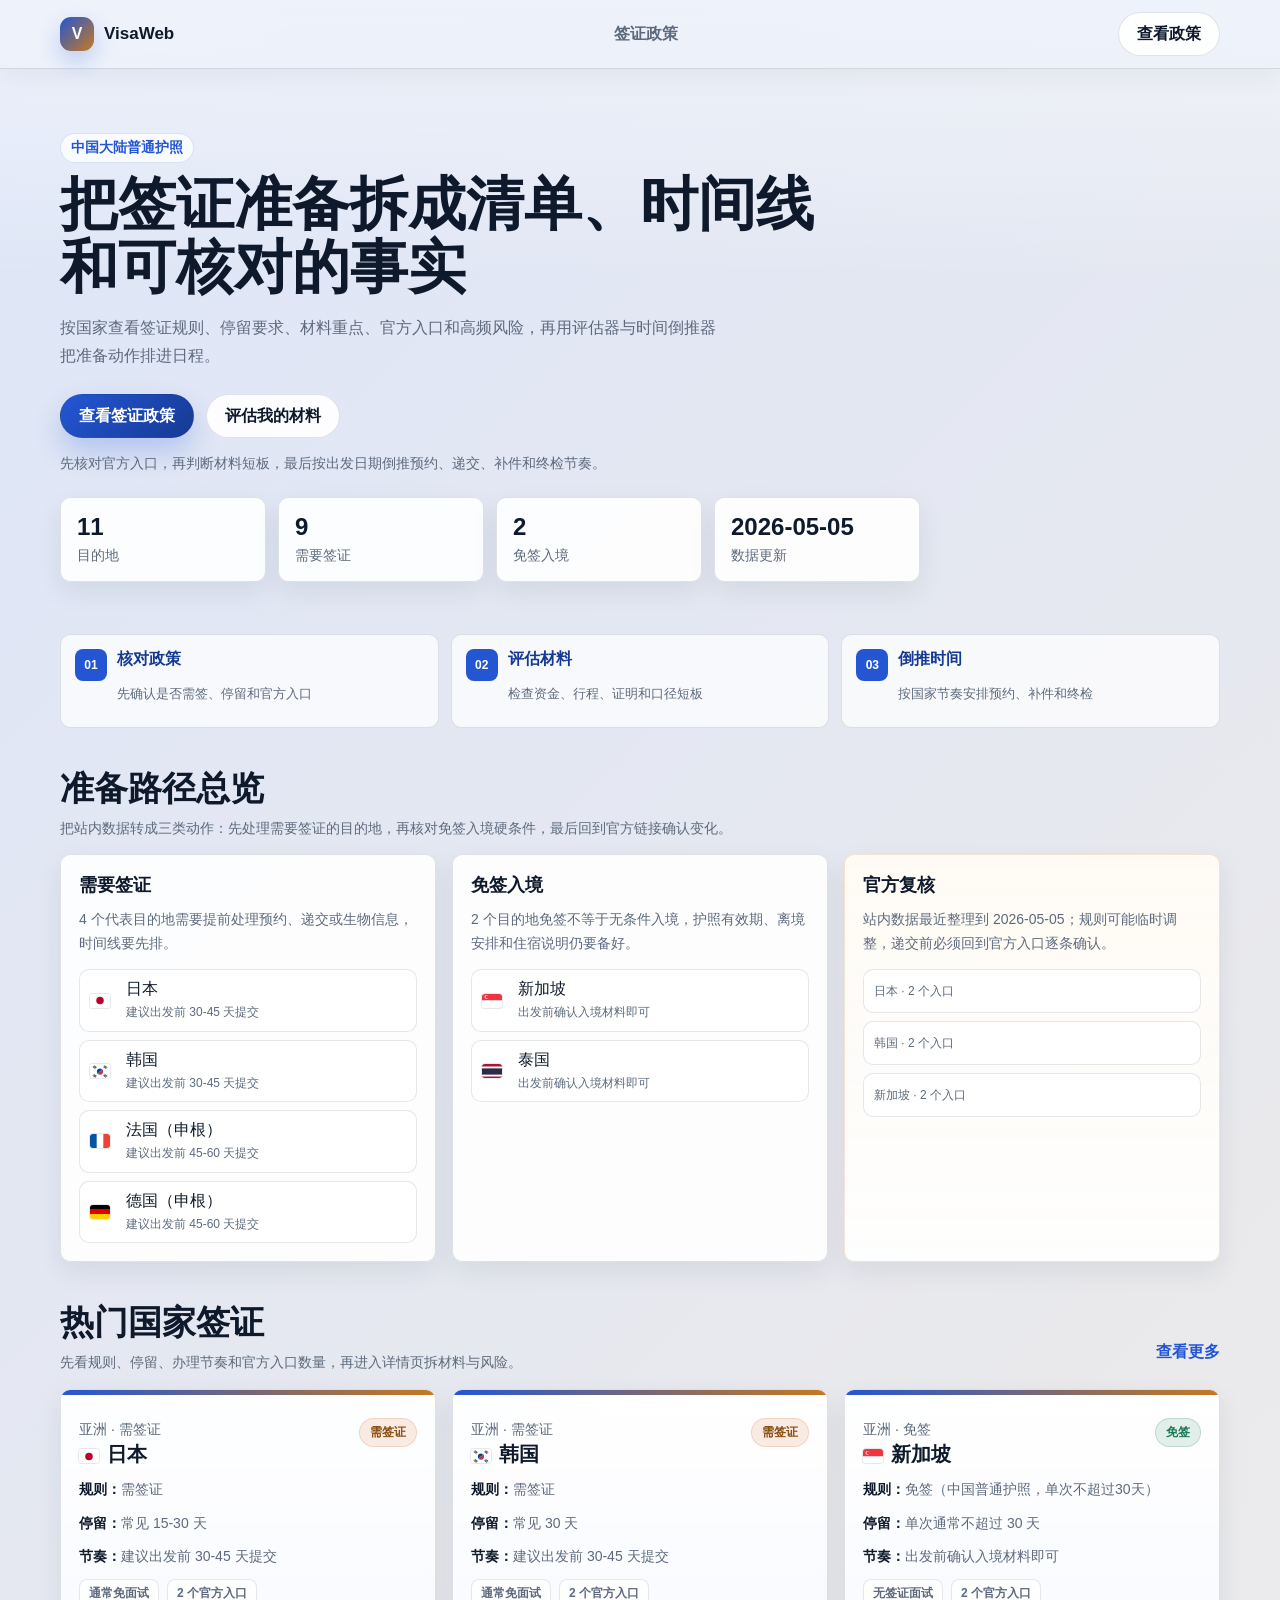
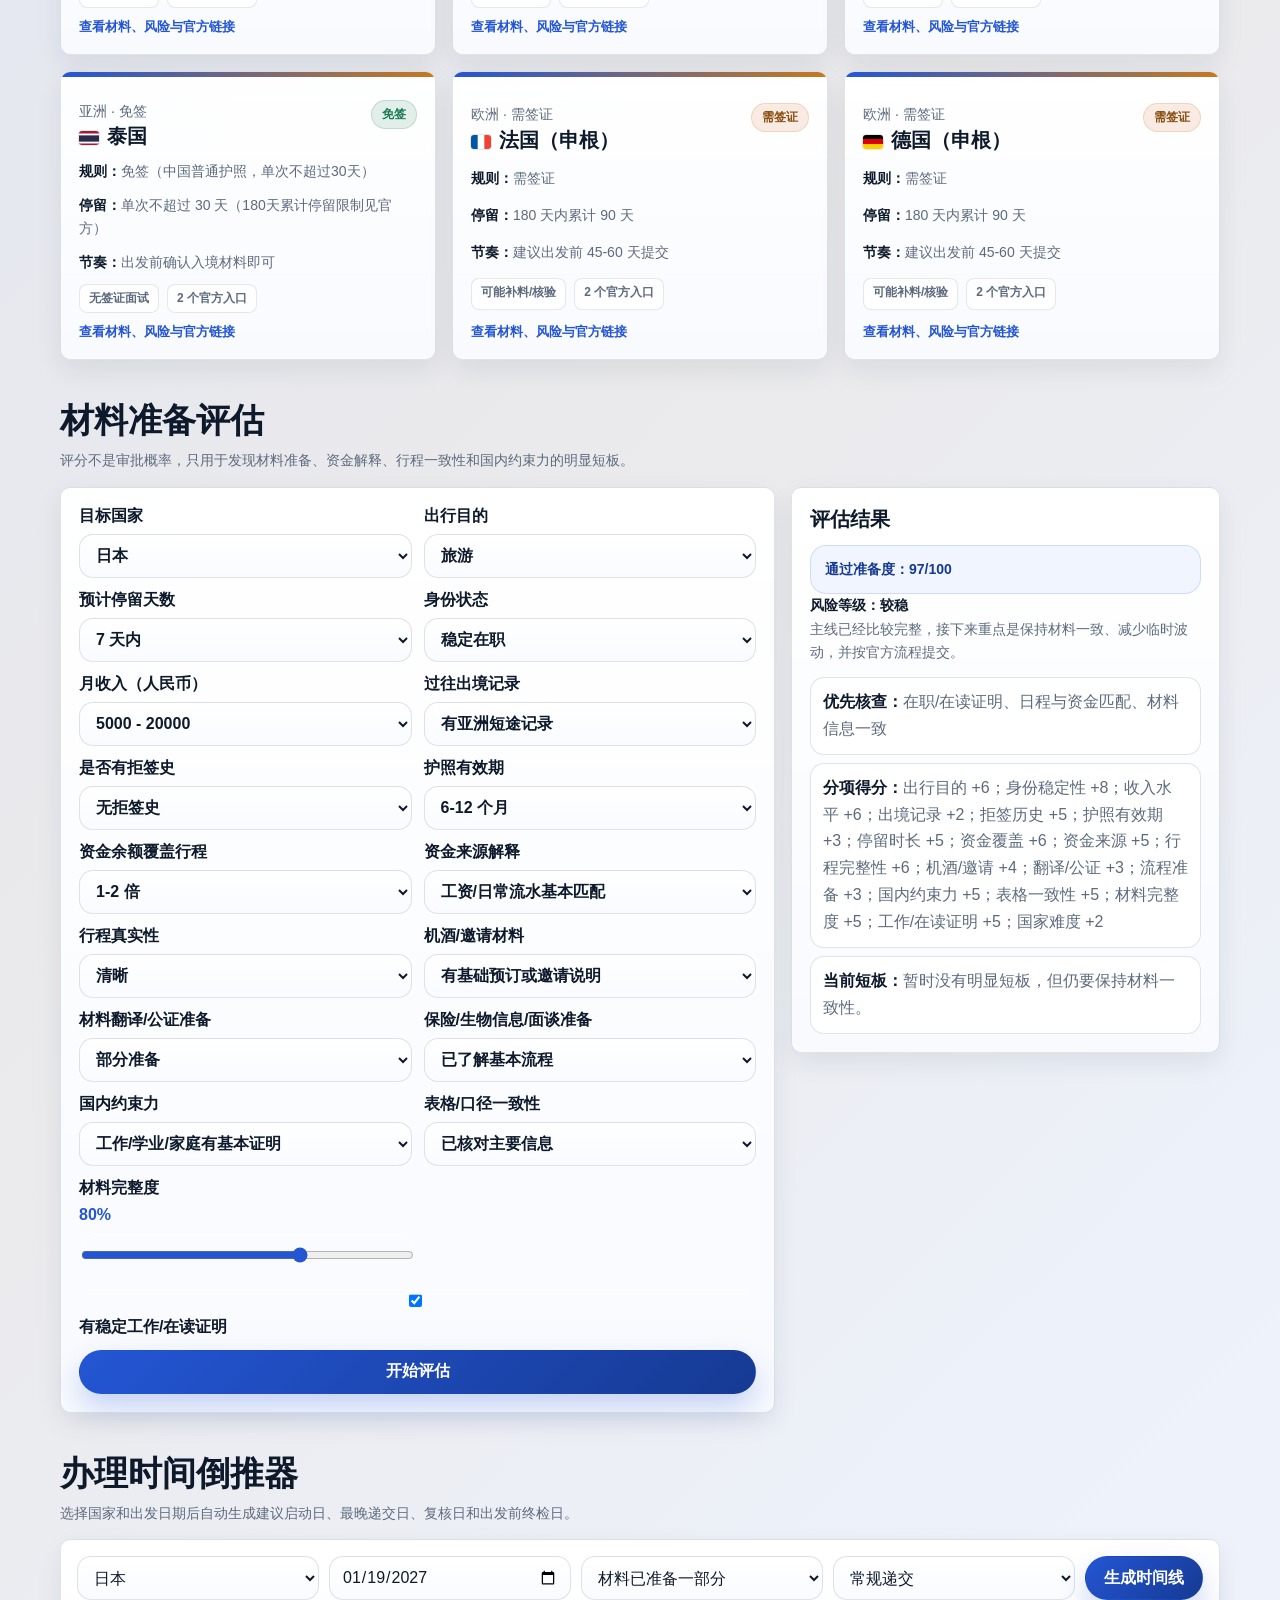
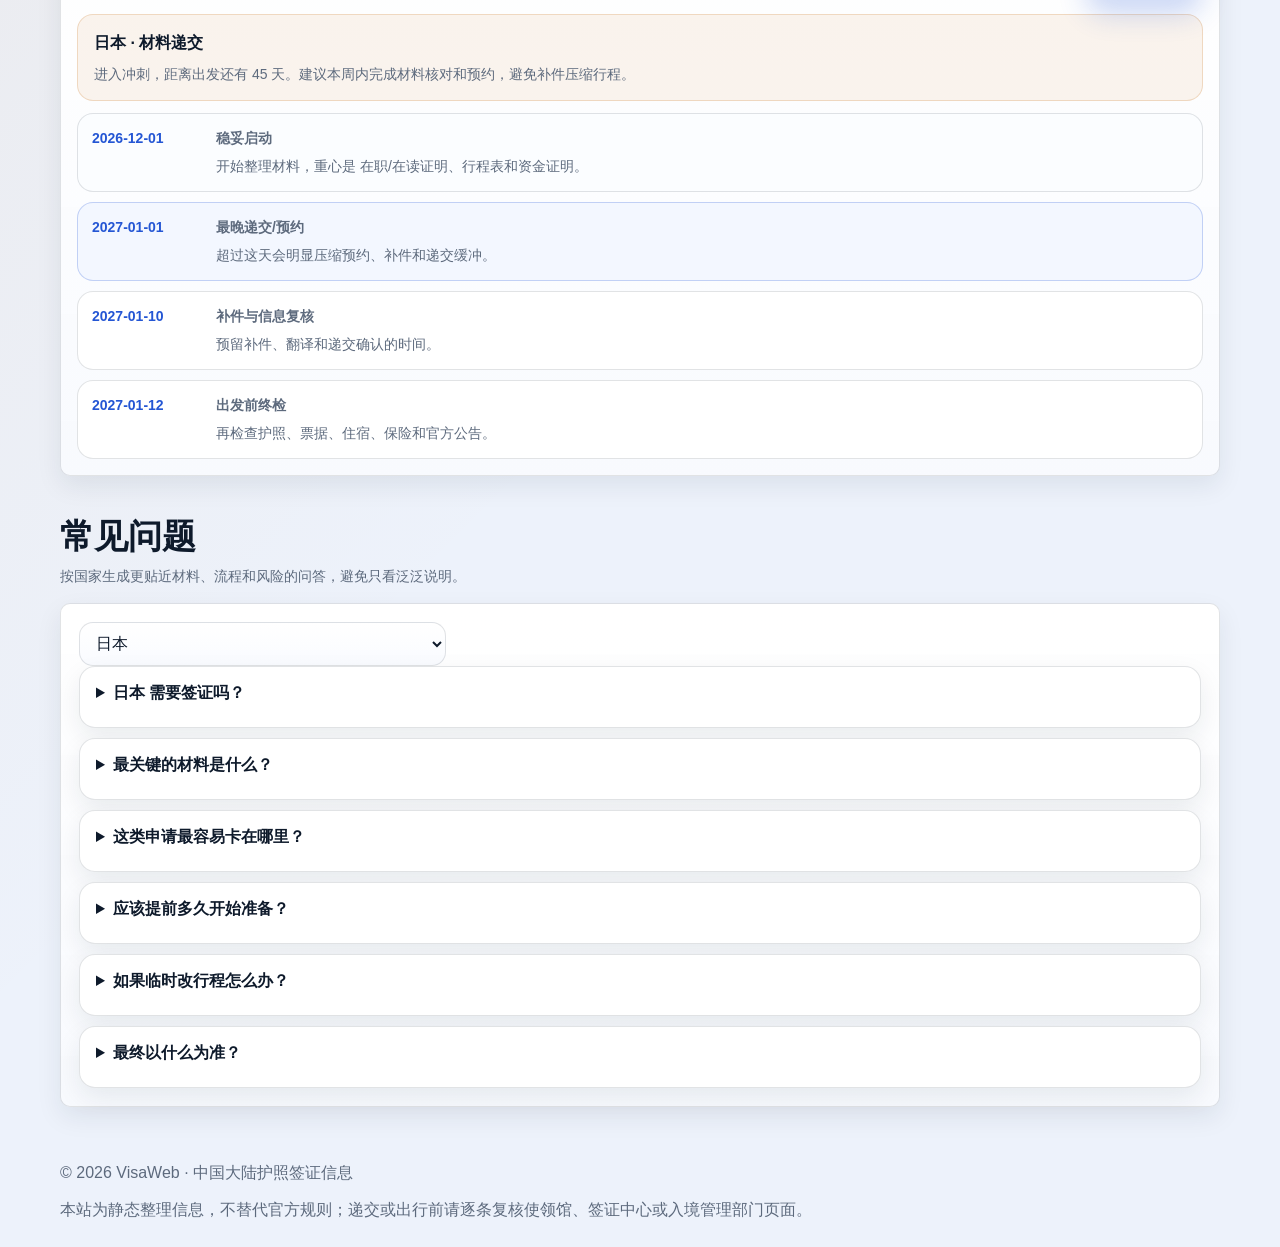
<file: index.html>
﻿<!doctype html>
<html lang="zh-CN">
<head>
  <meta charset="UTF-8" />
  <meta name="viewport" content="width=device-width, initial-scale=1.0, viewport-fit=cover" />
  <meta name="theme-color" content="#edf2fb" />
  <title>VisaWeb 中国大陆普通护照签证信息</title>
  <meta name="description" content="VisaWeb 提供中国大陆普通护照目的地签证政策、材料评估、时间倒推、风险提示和更具体的国家 FAQ。" />
  <link rel="icon" href="./favicon.svg" type="image/svg+xml" />
  <link rel="stylesheet" href="./styles.css" />
</head>
<body class="has-mobile-quickbar">
  <header class="topbar">
    <div class="container topbar-inner">
      <a class="brand" href="./index.html" aria-label="VisaWeb 首页"><span class="brand-mark">V</span><span class="brand-name">VisaWeb</span></a>
      <nav class="nav">
        <a href="./policy/index.html">签证政策</a>
      </nav>
      <div class="top-actions">
        <a class="btn btn-line" href="./policy/index.html">查看政策</a>
      </div>
    </div>
  </header>
  <main id="home">
    <section class="hero container reveal show">
      <p class="tag">中国大陆普通护照</p>
      <h1>把签证准备拆成清单、时间线和可核对的事实</h1>
      <p class="hero-sub">按国家查看签证规则、停留要求、材料重点、官方入口和高频风险，再用评估器与时间倒推器把准备动作排进日程。</p>
      <div class="hero-actions">
        <a class="btn btn-solid" href="./policy/index.html">查看签证政策</a>
        <a class="btn btn-line" href="#autoEval">评估我的材料</a>
      </div>
      <p class="hero-note">先核对官方入口，再判断材料短板，最后按出发日期倒推预约、递交、补件和终检节奏。</p>
      <div class="hero-facts" aria-label="站点内容摘要">
        <div><strong>11</strong><span>目的地</span></div>
        <div><strong>材料</strong><span>清单整理</span></div>
        <div><strong>风险</strong><span>高频问题</span></div>
      </div>
    </section>

    <section class="container block reveal">
      <div class="quick-links" aria-label="签证准备流程">
        <a href="./policy/index.html"><span>01</span><strong>核对政策</strong><small>先确认是否需签、停留和官方入口</small></a>
        <a href="#autoEval"><span>02</span><strong>评估材料</strong><small>检查资金、行程、证明和口径短板</small></a>
        <a href="#countdownSection"><span>03</span><strong>倒推时间</strong><small>按国家节奏安排预约、补件和终检</small></a>
      </div>
    </section>

    <section id="workflowBoard" class="container block reveal">
      <div class="block-head block-head-text">
        <div>
          <h2>准备路径总览</h2>
          <p>把站内数据转成三类动作：先处理需要签证的目的地，再核对免签入境硬条件，最后回到官方链接确认变化。</p>
        </div>
      </div>
      <div id="prepBoard" class="prep-board"></div>
    </section>

    <section id="hotSection" class="container block reveal">
      <div class="block-head block-head-text">
        <div>
          <h2>热门国家签证</h2>
          <p>先看规则、停留、办理节奏和官方入口数量，再进入详情页拆材料与风险。</p>
        </div>
        <a href="./policy/index.html">查看更多</a>
      </div>
      <div id="homeCards" class="card-grid"></div>
    </section>

    <section id="autoEval" class="container block reveal">
      <div class="block-head block-head-text">
        <div>
          <h2>材料准备评估</h2>
          <p>评分不是审批概率，只用于发现材料准备、资金解释、行程一致性和国内约束力的明显短板。</p>
        </div>
      </div>
      <div class="apply-grid">
        <form id="visaEvalForm" class="card form-card" action="#" method="post">
          <label>目标国家<select id="evalCountry" required><option value="">请选择国家</option></select></label>
          <label>出行目的<select id="evalPurpose" required><option value="tourism">旅游</option><option value="business">商务</option><option value="visit">探亲访友</option></select></label>
          <label>预计停留天数<select id="evalStayDays" required><option value="short" selected>7 天内</option><option value="mid">8-15 天</option><option value="long">16 天以上</option></select></label>
          <label>身份状态<select id="evalProfile" required><option value="employee" selected>稳定在职</option><option value="student">在读学生</option><option value="owner">企业主/个体经营</option><option value="freelance">自由职业</option><option value="retired">退休</option><option value="unemployed">暂无固定工作</option></select></label>
          <label>月收入（人民币）<select id="evalIncome" required><option value="low">5000 以下</option><option value="mid" selected>5000 - 20000</option><option value="high">20000 以上</option></select></label>
          <label>过往出境记录<select id="evalTravel" required><option value="none">无出境记录</option><option value="asia" selected>有亚洲短途记录</option><option value="some">有 1-3 次发达国家/申根记录</option><option value="many">4 次及以上良好记录</option></select></label>
          <label>是否有拒签史<select id="evalRefusal" required><option value="no" selected>无拒签史</option><option value="yes">有拒签史</option></select></label>
          <label>护照有效期<select id="evalPassport" required><option value="weak">不足 6 个月</option><option value="normal" selected>6-12 个月</option><option value="strong">12 个月以上</option></select></label>
          <label>资金余额覆盖行程<select id="evalFund" required><option value="weak">不足 1 倍</option><option value="normal" selected>1-2 倍</option><option value="strong">2 倍以上</option></select></label>
          <label>资金来源解释<select id="evalFundSource" required><option value="weak">来源难解释</option><option value="normal" selected>工资/日常流水基本匹配</option><option value="strong">收入、余额、行程预算闭环清晰</option></select></label>
          <label>行程真实性<select id="evalPlan" required><option value="basic">基础</option><option value="clear" selected>清晰</option><option value="strong">完整可核验</option></select></label>
          <label>机酒/邀请材料<select id="evalBooking" required><option value="none">暂未准备</option><option value="basic" selected>有基础预订或邀请说明</option><option value="strong">日期、住宿、交通、邀请关系一致</option></select></label>
          <label>材料翻译/公证准备<select id="evalDocLegal" required><option value="no">未准备</option><option value="part" selected>部分准备</option><option value="yes">准备完整</option></select></label>
          <label>保险/生物信息/面谈准备<select id="evalProcedure" required><option value="weak">未确认要求</option><option value="normal" selected>已了解基本流程</option><option value="strong">已按国家要求准备</option></select></label>
          <label>国内约束力<select id="evalTies" required><option value="weak">证明较弱</option><option value="normal" selected>工作/学业/家庭有基本证明</option><option value="strong">工作、家庭、资产或学业证明完整</option></select></label>
          <label>表格/口径一致性<select id="evalConsistency" required><option value="weak">尚未核对</option><option value="normal" selected>已核对主要信息</option><option value="strong">申请表、行程、资金、证明材料已逐项核对</option></select></label>
          <label>材料完整度 <span id="evalDocsValue" class="range-value">80%</span><input id="evalDocs" type="range" min="40" max="100" step="5" value="80" /></label>
          <label class="check-label"><input id="evalJob" type="checkbox" checked /> 有稳定工作/在读证明</label>
          <button class="btn btn-solid" type="submit">开始评估</button>
        </form>
        <aside class="card tip-card">
          <h3>评估结果</h3>
          <p id="evalRate">通过率：--</p>
          <p id="evalLevel">风险等级：--</p>
          <p id="evalAdvice" class="tip-muted">填写信息后显示准备建议。</p>
          <ul id="evalBreakdown" class="risk-list"><li>将显示分项评分。</li></ul>
        </aside>
      </div>
    </section>

    <section id="countdownSection" class="container block reveal">
      <div class="block-head block-head-text">
        <div>
          <h2>办理时间倒推器</h2>
          <p>选择国家和出发日期后自动生成建议启动日、最晚递交日、复核日和出发前终检日。</p>
        </div>
      </div>
      <div class="card countdown-box">
        <div class="tool-actions countdown-actions">
          <select id="countCountry"></select>
          <input id="departDate" type="date" />
          <select id="countReadiness">
            <option value="none">材料尚未开始</option>
            <option value="partial" selected>材料已准备一部分</option>
            <option value="ready">材料基本齐全</option>
          </select>
          <select id="countUrgency">
            <option value="normal" selected>常规递交</option>
            <option value="peak">旺季/预约紧张</option>
            <option value="urgent">临近出发</option>
          </select>
          <button id="countBtn" class="btn btn-solid" type="button">生成时间线</button>
        </div>
        <div id="countResult" class="count-result tip-muted">输入国家和出发日期后生成准备、递交、补料和出发前核查时间线。</div>
      </div>
    </section>

    <section id="faqSection" class="container block reveal">
      <div class="block-head block-head-text">
        <div>
          <h2>常见问题</h2>
          <p>按国家生成更贴近材料、流程和风险的问答，避免只看泛泛说明。</p>
        </div>
      </div>
      <div class="card">
        <div class="tool-actions"><select id="faqCountry"></select></div>
        <div id="smartFaq" class="faq"></div>
      </div>
    </section>

  </main>
  <footer class="container footer reveal">
    <p>© 2026 VisaWeb · 中国大陆护照签证信息</p>
    <p>本站为静态整理信息，不替代官方规则；递交或出行前请逐条复核使领馆、签证中心或入境管理部门页面。</p>
  </footer>
  <nav class="mobile-quickbar" aria-label="移动端快捷导航">
    <a href="./policy/index.html">政策</a>
    <a href="#autoEval">评估</a>
    <a href="#countdownSection">时间</a>
    <a href="#faqSection">问答</a>
  </nav>
  <script src="./data/visa-data.js"></script>
  <script src="./app.js"></script>
</body>
</html>
</file>
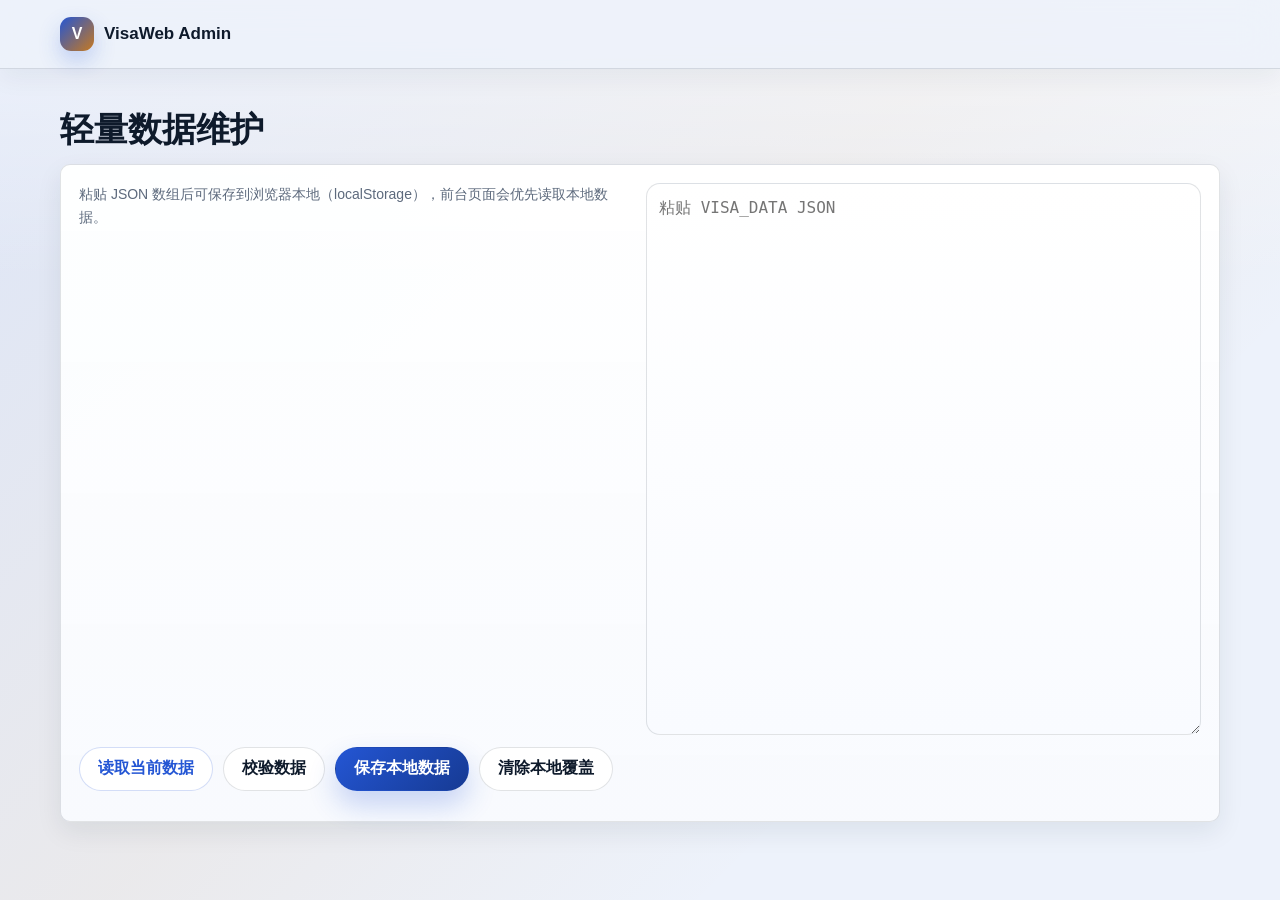
<file: admin/index.html>
﻿<!doctype html>
<html lang="zh-CN">
<head>
  <meta charset="UTF-8" />
  <meta name="viewport" content="width=device-width, initial-scale=1.0, viewport-fit=cover" />
  <title>数据维护 - VisaWeb</title>
  <meta name="theme-color" content="#edf2fb" />
  <link rel="stylesheet" href="../styles.css" />
</head>
<body>
  <header class="topbar"><div class="container topbar-inner"><a class="brand" href="../index.html"><span class="brand-mark">V</span><span class="brand-name">VisaWeb Admin</span></a></div></header>
  <main class="container block reveal show">
    <div class="block-head"><h2>轻量数据维护</h2></div>
    <section class="card form-card">
      <p class="tip-muted">粘贴 JSON 数组后可保存到浏览器本地（localStorage），前台页面会优先读取本地数据。</p>
      <textarea id="adminJson" rows="20" placeholder="粘贴 VISA_DATA JSON"></textarea>
      <div class="compare-actions">
        <button id="adminLoad" class="btn btn-ghost" type="button">读取当前数据</button>
        <button id="adminValidate" class="btn btn-line" type="button">校验数据</button>
        <button id="adminSave" class="btn btn-solid" type="button">保存本地数据</button>
        <button id="adminClear" class="btn btn-line" type="button">清除本地覆盖</button>
      </div>
      <p id="adminMsg" class="tip-muted"></p>
      <ul id="adminValidation" class="admin-validation"></ul>
    </section>
  </main>
  <script src="../data/visa-data.js"></script>
  <script>
    const key = 'visa_data_override_v1';
    const text = document.getElementById('adminJson');
    const msg = document.getElementById('adminMsg');
    const validationList = document.getElementById('adminValidation');
    const requiredTextFields = [
      'country',
      'flagCode',
      'region',
      'entryRuleCN',
      'visaType',
      'stay',
      'processing',
      'fee',
      'updatedAt',
      'verifiedAt',
      'sourceUpdatedAt',
      'sourceNote',
      'validity',
      'interview',
      'leadTime',
      'officialStep'
    ];
    const requiredArrayFields = ['coreDocs', 'riskTips', 'communityIssues', 'officialRefs'];
    const validRegions = ['亚洲', '欧洲', '美洲', '大洋洲'];
    const readLocalData = () => {
      try {
        return localStorage.getItem(key);
      } catch (error) {
        throw new Error('浏览器禁止读取本地存储。');
      }
    };
    const writeLocalData = (value) => {
      try {
        localStorage.setItem(key, value);
      } catch (error) {
        throw new Error('浏览器禁止写入本地存储。');
      }
    };
    const clearLocalData = () => {
      try {
        localStorage.removeItem(key);
      } catch (error) {
        throw new Error('浏览器禁止清除本地存储。');
      }
    };

    const escapeHtml = (value) => String(value ?? '')
      .replaceAll('&', '&amp;')
      .replaceAll('<', '&lt;')
      .replaceAll('>', '&gt;')
      .replaceAll('"', '&quot;')
      .replaceAll("'", '&#39;');

    const showValidation = (issues) => {
      validationList.innerHTML = issues.map((issue) => `<li class="${escapeHtml(issue.type)}">${escapeHtml(issue.text)}</li>`).join('');
    };

    const validateUrl = (url) => {
      try {
        const parsed = new URL(url);
        return parsed.protocol === 'http:' || parsed.protocol === 'https:';
      } catch (e) {
        return false;
      }
    };

    const validateVisaData = (records) => {
      const issues = [];
      const seen = new Set();
      if (!Array.isArray(records)) {
        return [{ type: 'error', text: '根节点必须是数组。' }];
      }

      records.forEach((item, index) => {
        const label = item && item.country ? item.country : `第 ${index + 1} 条`;
        if (!item || typeof item !== 'object' || Array.isArray(item)) {
          issues.push({ type: 'error', text: `${label}：必须是对象。` });
          return;
        }

        if (seen.has(item.country)) {
          issues.push({ type: 'error', text: `${label}：国家名重复。` });
        }
        if (item.country) seen.add(item.country);

        requiredTextFields.forEach((field) => {
          if (typeof item[field] !== 'string' || !item[field].trim()) {
            issues.push({ type: 'error', text: `${label}：缺少文本字段 ${field}。` });
          }
        });

        if (typeof item.visaRequiredCN !== 'boolean') {
          issues.push({ type: 'error', text: `${label}：visaRequiredCN 必须是 true 或 false。` });
        }
        if (typeof item.expedited !== 'boolean') {
          issues.push({ type: 'error', text: `${label}：expedited 必须是 true 或 false。` });
        }
        if (item.region && !validRegions.includes(item.region)) {
          issues.push({ type: 'warning', text: `${label}：region 不在当前筛选地区内。` });
        }

        requiredArrayFields.forEach((field) => {
          if (!Array.isArray(item[field]) || !item[field].length) {
            issues.push({ type: 'error', text: `${label}：${field} 必须是非空数组。` });
            return;
          }
          item[field].forEach((value, valueIndex) => {
            if (typeof value !== 'string' || !value.trim()) {
              issues.push({ type: 'error', text: `${label}：${field}[${valueIndex}] 必须是非空文本。` });
            }
          });
        });

        if (item.officialRefs?.some((url) => !validateUrl(url))) {
          issues.push({ type: 'error', text: `${label}：officialRefs 存在无效链接。` });
        }
        if (!Array.isArray(item.extraDocs)) {
          issues.push({ type: 'warning', text: `${label}：extraDocs 建议保持为数组，免签国家也可为空数组。` });
        }
      });

      if (!records.length) {
        issues.push({ type: 'error', text: '至少需要保留一个国家记录。' });
      }
      if (!issues.length) {
        issues.push({ type: 'ok', text: `校验通过，共 ${records.length} 条国家记录。` });
      }
      return issues;
    };

    const parseEditorData = () => {
      const parsed = JSON.parse(text.value);
      const issues = validateVisaData(parsed);
      showValidation(issues);
      const errors = issues.filter((issue) => issue.type === 'error');
      if (errors.length) throw new Error(`发现 ${errors.length} 个数据错误，请先修正。`);
      return { parsed, issues };
    };

    document.getElementById('adminLoad').onclick = () => {
      try {
        const local = readLocalData();
        text.value = local || JSON.stringify(window.VISA_DATA || [], null, 2);
        msg.textContent = local ? '已加载本地覆盖数据。' : '已加载默认数据。';
        showValidation(validateVisaData(JSON.parse(text.value)));
      } catch (e) {
        text.value = JSON.stringify(window.VISA_DATA || [], null, 2);
        msg.textContent = '读取失败：' + e.message + ' 已回退到默认数据。';
        showValidation(validateVisaData(JSON.parse(text.value)));
      }
    };
    document.getElementById('adminValidate').onclick = () => {
      try {
        const { issues } = parseEditorData();
        const warningCount = issues.filter((issue) => issue.type === 'warning').length;
        msg.textContent = warningCount ? `校验完成，有 ${warningCount} 个提醒。` : '校验通过，可以保存。';
      } catch (e) {
        msg.textContent = '校验失败：' + e.message;
      }
    };
    document.getElementById('adminSave').onclick = () => {
      try {
        const { parsed, issues } = parseEditorData();
        writeLocalData(JSON.stringify(parsed));
        const warningCount = issues.filter((issue) => issue.type === 'warning').length;
        msg.textContent = warningCount
          ? `保存成功，但还有 ${warningCount} 个提醒；刷新前台页面即可生效。`
          : '保存成功，刷新前台页面即可生效。';
      } catch (e) {
        msg.textContent = '保存失败：' + e.message;
      }
    };
    document.getElementById('adminClear').onclick = () => {
      try {
        clearLocalData();
        msg.textContent = '已清除本地覆盖数据。';
        showValidation([]);
      } catch (e) {
        msg.textContent = '清除失败：' + e.message;
      }
    };
  </script>
</body>
</html>
</file>
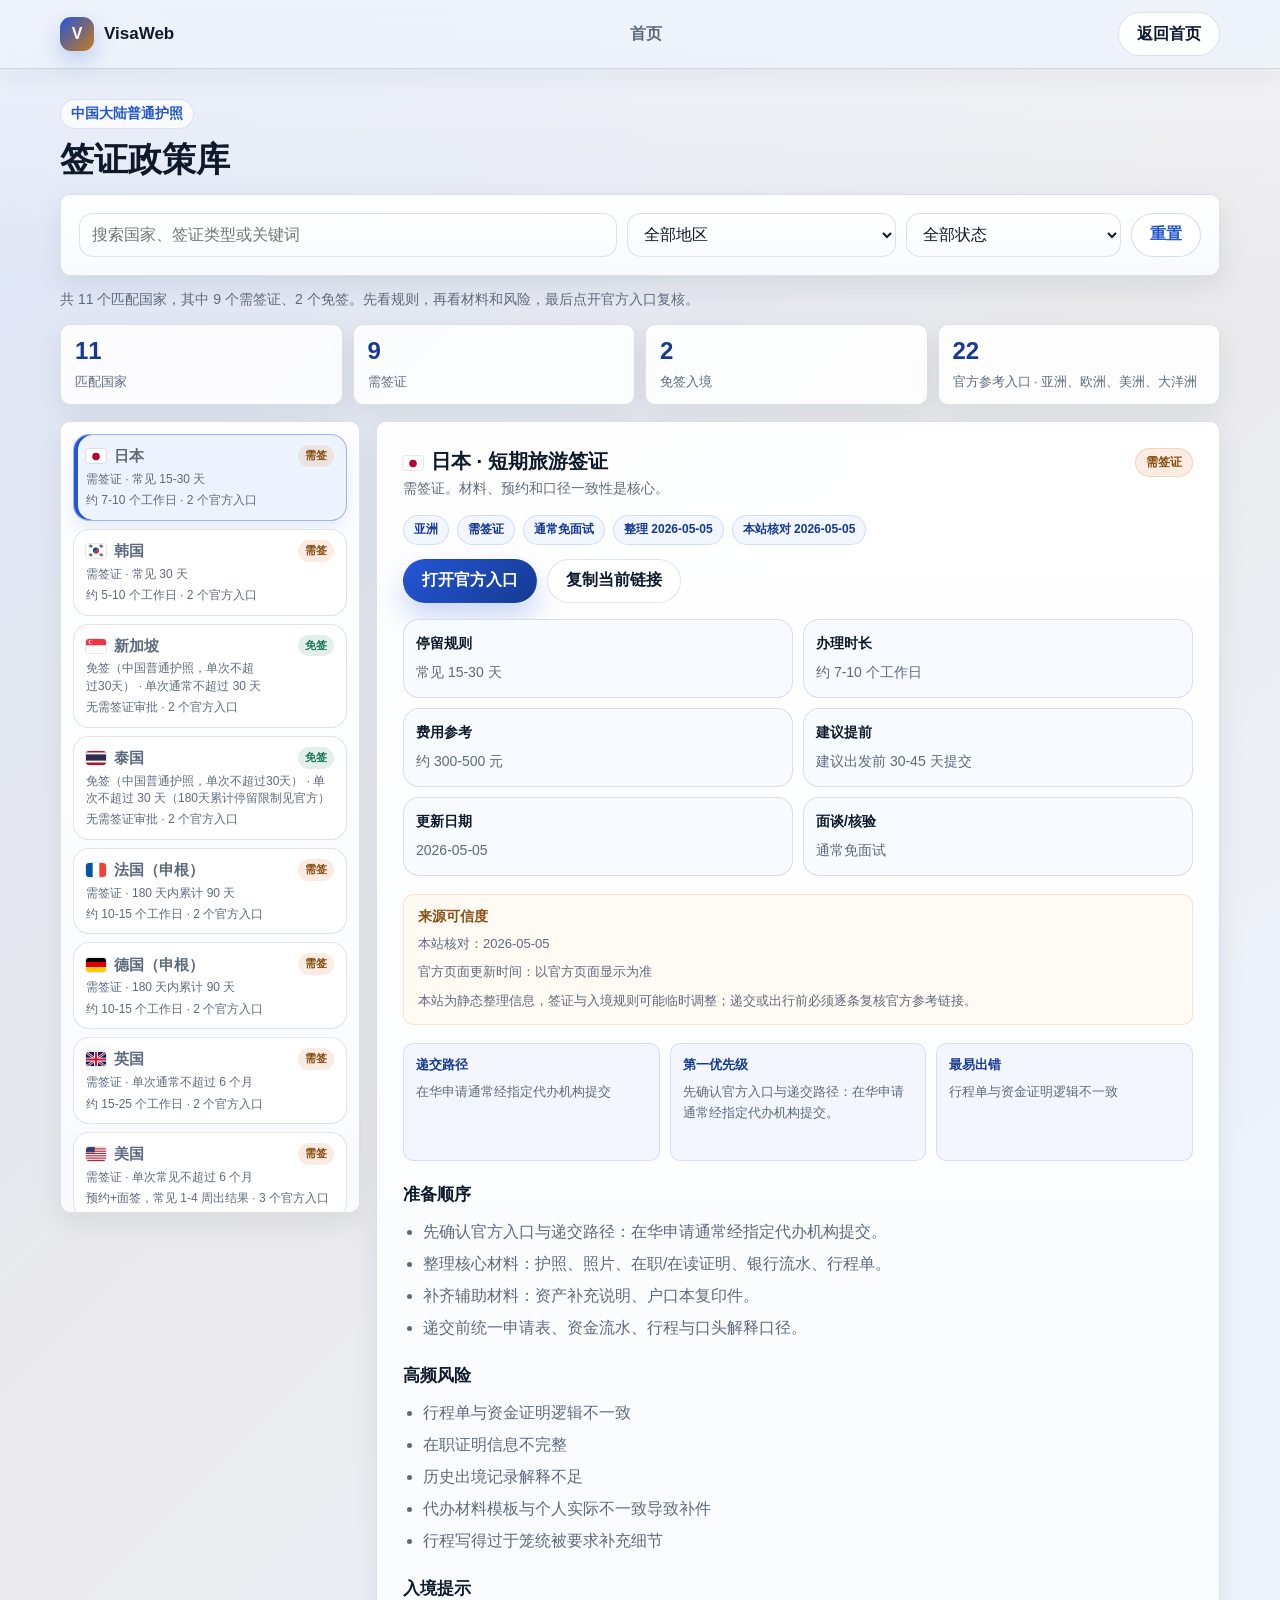
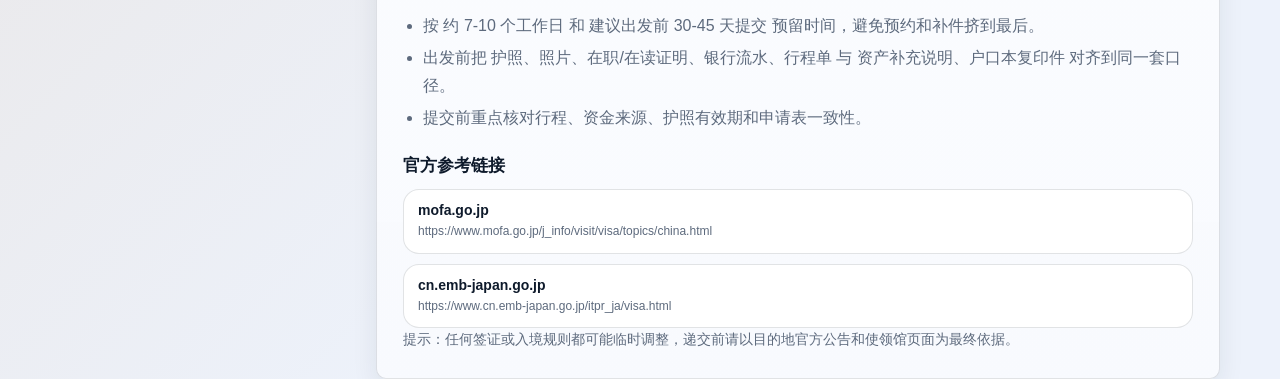
<file: policy/index.html>
﻿<!doctype html>
<html lang="zh-CN">
<head>
  <meta charset="UTF-8" />
  <meta name="viewport" content="width=device-width, initial-scale=1.0, viewport-fit=cover" />
  <meta name="theme-color" content="#edf2fb" />
  <title>签证政策库 - VisaWeb</title>
  <meta name="description" content="按国家查询中国大陆普通护照签证政策、停留规则、材料清单、常见风险、准备顺序和官方参考链接。" />
  <link rel="icon" href="../favicon.svg" type="image/svg+xml" />
  <link rel="stylesheet" href="../styles.css" />
</head>
<body class="has-mobile-quickbar policy-page">
  <header class="topbar">
    <div class="container topbar-inner">
      <a class="brand" href="../index.html"><span class="brand-mark">V</span><span class="brand-name">VisaWeb</span></a>
      <nav class="nav"><a href="../index.html">首页</a></nav>
      <a class="btn btn-line" href="../index.html">返回首页</a>
    </div>
  </header>

  <main class="container policy-main block reveal show">
    <div class="block-head policy-page-head">
      <div>
        <p class="tag">中国大陆普通护照</p>
        <h2>签证政策库</h2>
      </div>
    </div>
    <div class="policy-tools card">
      <input id="policySearch" type="search" placeholder="搜索国家、签证类型或关键词" />
      <select id="policyRegion"><option value="全部">全部地区</option><option value="亚洲">亚洲</option><option value="欧洲">欧洲</option><option value="美洲">美洲</option><option value="大洋洲">大洋洲</option></select>
      <select id="policyStatus"><option value="全部">全部状态</option><option value="visa">需签证</option><option value="free">免签</option></select>
      <button id="policyReset" class="btn btn-ghost" type="button">重置</button>
    </div>
    <p id="policyMeta" class="policy-meta">先筛国家，再看规则、材料和风险，最后点开官方入口复核。</p>
    <section id="policyDigest" class="policy-digest" aria-label="政策库摘要"></section>

    <section class="policy-detail-layout">
      <aside class="card policy-country-list" id="policyCountryList"></aside>
      <article class="card policy-detail-pane" id="policyDetailPane">
        <p class="tip-muted">请选择国家查看详情。</p>
      </article>
    </section>
  </main>

  <nav class="mobile-quickbar" aria-label="移动端快捷导航">
    <a href="../index.html">首页</a>
    <a href="#policySearch">搜索</a>
    <a href="#policyCountryList">列表</a>
    <a href="#policyDetailPane">详情</a>
  </nav>
  <script src="../data/visa-data.js"></script>
  <script src="../app.js"></script>
</body>
</html>
</file>
<file: styles.css>
﻿:root {
  --bg: #edf2fb;
  --surface: #ffffff;
  --surface-soft: #f6f9fe;
  --text: #0e1a2b;
  --muted: #5d6a7d;
  --line: rgba(14, 26, 43, 0.12);
  --primary: #2456d4;
  --primary-dark: #163a93;
  --accent: #c67920;
  --warning: #d0661f;
  --free: #1a7a55;
  --shadow-sm: 0 10px 26px rgba(16, 32, 51, 0.08);
  --shadow-md: 0 22px 52px rgba(16, 32, 51, 0.14);
  --radius: 14px;
  --radius-lg: 22px;
  --tap-size: 44px;
}

* {
  box-sizing: border-box;
}

html {
  scroll-behavior: smooth;
  -webkit-text-size-adjust: 100%;
  scroll-padding-top: calc(76px + env(safe-area-inset-top, 0px));
}

body {
  margin: 0;
  min-height: 100vh;
  min-height: 100dvh;
  font-family: "PingFang SC", "Microsoft YaHei UI", "Segoe UI", Arial, sans-serif;
  color: var(--text);
  background:
    linear-gradient(180deg, rgba(255, 255, 255, 0.52) 0, rgba(255, 255, 255, 0) 280px),
    linear-gradient(135deg, rgba(36, 86, 212, 0.08) 0, rgba(198, 121, 32, 0.07) 46%, rgba(237, 242, 251, 0) 74%),
    var(--bg);
  overflow-x: hidden;
  letter-spacing: 0;
}

body::before {
  content: none;
}

button,
input,
select,
textarea {
  font: inherit;
}

a {
  color: inherit;
}

.container {
  width: min(1160px, calc(100% - 48px));
  margin: 0 auto;
}

.topbar {
  position: sticky;
  top: env(safe-area-inset-top, 0px);
  z-index: 20;
  background: rgba(237, 242, 251, 0.82);
  border-bottom: 1px solid var(--line);
  backdrop-filter: blur(18px);
  box-shadow: 0 10px 24px rgba(16, 32, 51, 0.05);
}

.topbar-inner {
  height: 68px;
  display: flex;
  align-items: center;
  justify-content: space-between;
  gap: 18px;
}

.brand {
  min-height: var(--tap-size);
  display: inline-flex;
  align-items: center;
  gap: 10px;
  color: var(--text);
  text-decoration: none;
  font-weight: 750;
}

.brand-mark {
  width: 34px;
  height: 34px;
  border-radius: 11px;
  display: grid;
  place-items: center;
  color: #fff;
  background: linear-gradient(135deg, var(--primary), var(--accent));
  box-shadow: 0 10px 22px rgba(36, 86, 212, 0.24);
}

.brand-name {
  font-size: 17px;
}

.nav {
  display: flex;
  align-items: center;
  gap: 18px;
}

.nav a {
  min-height: var(--tap-size);
  display: inline-flex;
  align-items: center;
  color: var(--muted);
  text-decoration: none;
  font-weight: 650;
}

.nav a:hover {
  color: var(--primary);
}

.top-actions {
  display: flex;
  align-items: center;
  gap: 10px;
}

.btn {
  min-height: var(--tap-size);
  border: 1px solid transparent;
  border-radius: 999px;
  padding: 10px 18px;
  display: inline-flex;
  align-items: center;
  justify-content: center;
  color: var(--text);
  text-decoration: none;
  font-weight: 720;
  cursor: pointer;
  transition: transform 0.2s ease, box-shadow 0.2s ease, background-color 0.2s ease, border-color 0.2s ease, color 0.2s ease;
}

.btn:hover {
  transform: translateY(-1px);
}

.btn:active {
  transform: translateY(0) scale(0.98);
}

.btn-solid {
  color: #fff;
  background: linear-gradient(135deg, var(--primary), var(--primary-dark));
  box-shadow: 0 14px 28px rgba(36, 86, 212, 0.24);
}

.btn-ghost {
  color: var(--primary);
  background: #fff;
  border-color: rgba(36, 86, 212, 0.2);
}

.btn-line {
  color: var(--text);
  background: rgba(255, 255, 255, 0.92);
  border-color: var(--line);
}

.hero {
  position: relative;
  padding: clamp(34px, 5vw, 68px) 0 12px;
}

.tag {
  margin: 0 0 10px;
  width: fit-content;
  padding: 5px 10px;
  border: 1px solid rgba(36, 86, 212, 0.16);
  border-radius: 999px;
  color: var(--primary);
  background: rgba(255, 255, 255, 0.78);
  font-size: 14px;
  font-weight: 760;
}

.hero h1 {
  max-width: 760px;
  margin: 0;
  font-size: clamp(34px, 5vw, 58px);
  line-height: 1.08;
}

.hero-sub {
  max-width: 660px;
  margin: 16px 0 0;
  color: var(--muted);
  font-size: 16px;
  line-height: 1.75;
}

.hero-actions {
  margin-top: 24px;
  display: flex;
  flex-wrap: wrap;
  gap: 12px;
}

.hero-note {
  max-width: 620px;
  margin: 14px 0 0;
  color: var(--muted);
  font-size: 14px;
  line-height: 1.65;
}

.hero-facts {
  max-width: 860px;
  margin-top: 22px;
  display: grid;
  grid-template-columns: repeat(4, minmax(0, 1fr));
  gap: 12px;
}

.hero-facts div {
  padding: 16px;
  border: 1px solid var(--line);
  border-radius: 10px;
  background: rgba(255, 255, 255, 0.9);
  box-shadow: var(--shadow-sm);
}

.hero-facts strong {
  display: block;
  font-size: 24px;
  line-height: 1.1;
}

.hero-facts span {
  display: block;
  margin-top: 6px;
  color: var(--muted);
  font-size: 14px;
}

.block {
  margin-top: 40px;
  scroll-margin-top: 88px;
}

.block-head {
  display: flex;
  align-items: end;
  justify-content: space-between;
  gap: 16px;
  margin-bottom: 14px;
}

.block-head-text p {
  max-width: 720px;
  margin: 8px 0 0;
  color: var(--muted);
  font-size: 14px;
  line-height: 1.7;
}

.block h2,
.policy-page-head h2 {
  margin: 0;
  font-size: clamp(24px, 3vw, 34px);
  line-height: 1.2;
  text-wrap: balance;
}

.block-head a {
  min-height: var(--tap-size);
  display: inline-flex;
  align-items: center;
  color: var(--primary);
  text-decoration: none;
  font-weight: 720;
  white-space: nowrap;
}

.card {
  border: 1px solid var(--line);
  border-radius: 10px;
  padding: 18px;
  background: linear-gradient(180deg, rgba(255, 255, 255, 0.96), rgba(248, 250, 254, 0.98));
  box-shadow: var(--shadow-sm);
  transition: transform 0.2s ease, box-shadow 0.2s ease, border-color 0.2s ease;
}

.card:hover {
  transform: translateY(-3px);
  border-color: rgba(36, 86, 212, 0.22);
  box-shadow: var(--shadow-md);
}

.quick-links {
  display: grid;
  grid-template-columns: repeat(3, minmax(0, 1fr));
  gap: 12px;
  padding: 0;
}

.quick-links a {
  min-height: 94px;
  border: 1px solid var(--line);
  border-radius: 10px;
  padding: 14px;
  display: grid;
  grid-template-columns: auto minmax(0, 1fr);
  align-items: start;
  gap: 5px 10px;
  color: var(--primary-dark);
  background: rgba(255, 255, 255, 0.74);
  text-decoration: none;
  font-weight: 720;
  letter-spacing: 0;
  transition: transform 0.18s ease, background-color 0.18s ease, box-shadow 0.18s ease, border-color 0.18s ease;
}

.quick-links a span {
  grid-row: span 2;
  width: 32px;
  height: 32px;
  border-radius: 8px;
  display: grid;
  place-items: center;
  color: #fff;
  background: var(--primary);
  font-size: 12px;
  font-weight: 780;
}

.quick-links a strong,
.quick-links a small {
  display: block;
}

.quick-links a small {
  color: var(--muted);
  font-size: 13px;
  font-weight: 520;
  line-height: 1.55;
}

.quick-links a:hover {
  transform: translateY(-1px);
  border-color: rgba(36, 86, 212, 0.24);
  background: rgba(242, 246, 255, 0.96);
  box-shadow: 0 10px 20px rgba(36, 86, 212, 0.1);
}

.prep-board {
  display: grid;
  grid-template-columns: repeat(3, minmax(0, 1fr));
  gap: 16px;
}

.prep-card {
  min-height: 230px;
  border: 1px solid var(--line);
  border-radius: 10px;
  padding: 18px;
  background: rgba(255, 255, 255, 0.9);
  box-shadow: var(--shadow-sm);
}

.prep-card.caution {
  border-color: rgba(198, 121, 32, 0.2);
  background: linear-gradient(180deg, rgba(255, 251, 244, 0.98), rgba(255, 255, 255, 0.92));
}

.prep-card > strong {
  display: block;
  color: var(--text);
  font-size: 18px;
}

.prep-card p {
  margin: 10px 0 14px;
  color: var(--muted);
  font-size: 14px;
  line-height: 1.72;
}

.prep-country-list,
.prep-mini-list {
  display: grid;
  gap: 8px;
}

.prep-country-list a,
.prep-mini-list span {
  min-height: 44px;
  border: 1px solid rgba(14, 26, 43, 0.1);
  border-radius: 10px;
  padding: 9px 10px;
  display: grid;
  align-items: center;
  color: var(--text);
  background: #fff;
  text-decoration: none;
}

.prep-country-list a {
  grid-template-columns: auto minmax(0, 1fr);
  gap: 4px 8px;
}

.prep-country-list .flag-icon {
  grid-row: 1 / span 2;
  grid-column: 1;
}

.prep-country-list a span,
.prep-country-list a small {
  grid-column: 2;
}

.prep-country-list small,
.prep-mini-list span {
  color: var(--muted);
  font-size: 12px;
  line-height: 1.45;
}

.card-grid {
  display: grid;
  grid-template-columns: repeat(3, minmax(0, 1fr));
  gap: 16px;
}

.card-link {
  color: inherit;
  text-decoration: none;
}

.country-card {
  display: grid;
  min-height: 220px;
  gap: 10px;
  overflow: hidden;
  animation: card-rise 0.38s ease both;
  animation-delay: calc(var(--card-index, 0) * 45ms);
}

.country-card::before {
  content: "";
  height: 5px;
  margin: -18px -18px 6px;
  background: linear-gradient(90deg, var(--primary), var(--accent));
}

.country-card-top,
.detail-title-row {
  display: flex;
  align-items: start;
  justify-content: space-between;
  gap: 12px;
}

.detail-chips {
  display: flex;
  flex-wrap: wrap;
  gap: 8px;
  margin: 14px 0 12px;
}

.detail-chip {
  display: inline-flex;
  align-items: center;
  min-height: 30px;
  padding: 5px 10px;
  border: 1px solid rgba(36, 86, 212, 0.16);
  border-radius: 999px;
  background: rgba(241, 245, 255, 0.9);
  color: var(--primary-dark);
  font-size: 12px;
  font-weight: 720;
}

.country-card h3,
.card h3,
.policy-detail-pane h3 {
  margin: 0;
  font-size: 20px;
  line-height: 1.35;
}

.country-card p,
.card p,
.policy-detail-pane p {
  margin: 0;
  color: var(--muted);
  font-size: 14px;
  line-height: 1.68;
}

.country-card strong,
.policy-detail-pane strong {
  color: var(--text);
}

.card-more {
  margin-top: auto;
  color: var(--primary);
  font-size: 13px;
  font-weight: 760;
}

.country-card-meta {
  display: flex;
  flex-wrap: wrap;
  gap: 8px;
}

.country-card-meta span {
  min-height: 28px;
  padding: 5px 9px;
  border: 1px solid rgba(14, 26, 43, 0.1);
  border-radius: 8px;
  color: var(--muted);
  background: rgba(255, 255, 255, 0.82);
  font-size: 12px;
  font-weight: 680;
}

.status-pill {
  flex: 0 0 auto;
  padding: 5px 10px;
  border-radius: 999px;
  font-size: 12px;
  font-weight: 760;
  white-space: nowrap;
}

.status-pill.need {
  color: #8a4f12;
  background: rgba(208, 102, 31, 0.12);
  border: 1px solid rgba(208, 102, 31, 0.18);
}

.status-pill.free {
  color: var(--free);
  background: rgba(26, 122, 85, 0.12);
  border: 1px solid rgba(26, 122, 85, 0.18);
}

.apply-grid {
  display: grid;
  grid-template-columns: minmax(0, 1.25fr) minmax(280px, 0.75fr);
  gap: 16px;
  align-items: start;
}

.form-card {
  display: grid;
  grid-template-columns: repeat(2, minmax(0, 1fr));
  gap: 12px;
}

.form-card label {
  display: grid;
  gap: 7px;
  color: var(--text);
  font-weight: 680;
}

.form-card .check-label,
.form-card button {
  grid-column: 1 / -1;
}

.form-card input,
.form-card select,
.policy-tools input,
.policy-tools select,
.tool-actions input,
.tool-actions select,
textarea {
  min-height: var(--tap-size);
  width: 100%;
  border: 1px solid var(--line);
  border-radius: 14px;
  padding: 11px 12px;
  color: var(--text);
  background: linear-gradient(180deg, #fff, #f9fbff);
  box-shadow: inset 0 1px 0 rgba(255, 255, 255, 0.65);
}

.form-card input[type="checkbox"] {
  width: auto;
  min-height: auto;
  margin-right: 8px;
}

.check-label {
  display: flex;
  align-items: center;
  min-height: 36px;
}

.range-value {
  color: var(--primary);
  font-weight: 760;
}

input[type="range"] {
  accent-color: var(--primary);
  padding-left: 0;
  padding-right: 0;
}

.tip-card {
  position: sticky;
  top: 86px;
}

.tip-card h3 {
  margin: 0 0 12px;
  font-size: 20px;
}

.tip-muted {
  color: var(--muted);
  font-size: 14px;
  line-height: 1.7;
}

.tip-card #evalRate,
.tip-card #evalLevel {
  color: var(--text);
  font-weight: 760;
}

.tip-card #evalRate {
  padding: 12px 14px;
  border: 1px solid rgba(36, 86, 212, 0.16);
  border-radius: 16px;
  color: var(--primary-dark);
  background: #f1f5ff;
}

.risk-list {
  margin: 12px 0 0;
  padding-left: 20px;
  color: var(--muted);
  line-height: 1.75;
}

.risk-list li {
  margin: 4px 0;
}

#evalBreakdown {
  display: grid;
  gap: 8px;
  padding-left: 0;
  list-style: none;
}

#evalBreakdown li {
  margin: 0;
  padding: 11px 12px;
  border: 1px solid var(--line);
  border-radius: 14px;
  background: #fff;
  color: var(--muted);
  line-height: 1.68;
}

#evalBreakdown strong {
  color: var(--text);
}

.countdown-box {
  padding: 16px;
}

.tool-actions {
  display: grid;
  grid-template-columns: repeat(3, minmax(0, 1fr));
  gap: 10px;
  align-items: center;
}

.countdown-actions {
  grid-template-columns: repeat(4, minmax(0, 1fr)) auto;
}

.count-result {
  margin-top: 14px;
}

.count-summary {
  padding: 14px 16px;
  border-radius: 16px;
  border: 1px solid var(--line);
  background: #f7fbff;
  display: grid;
  gap: 6px;
}

.count-summary strong {
  color: var(--text);
  font-size: 16px;
}

.count-summary span {
  color: var(--muted);
  line-height: 1.7;
}

.count-summary.low {
  border-color: rgba(26, 122, 85, 0.2);
  background: rgba(26, 122, 85, 0.06);
}

.count-summary.medium {
  border-color: rgba(198, 121, 32, 0.22);
  background: rgba(198, 121, 32, 0.08);
}

.count-summary.high {
  border-color: rgba(208, 102, 31, 0.22);
  background: rgba(208, 102, 31, 0.08);
}

.timeline {
  position: relative;
  margin-top: 12px;
  display: grid;
  gap: 10px;
}

.timeline-step {
  display: grid;
  grid-template-columns: 112px minmax(0, 1fr);
  gap: 12px;
  padding: 13px 14px;
  border: 1px solid var(--line);
  border-radius: 16px;
  background: #fff;
  transition: transform 0.18s ease, border-color 0.18s ease, box-shadow 0.18s ease;
}

.timeline-step:hover {
  transform: translateY(-1px);
  border-color: rgba(36, 86, 212, 0.2);
  box-shadow: var(--shadow-sm);
}

.timeline-step time {
  color: var(--primary);
  font-weight: 780;
  white-space: nowrap;
}

.timeline-step strong,
.timeline-step span {
  display: block;
}

.timeline-step span {
  margin-top: 4px;
  color: var(--muted);
  line-height: 1.65;
}

.timeline-step.strong {
  border-color: rgba(36, 86, 212, 0.24);
  background: #f3f7ff;
}

.timeline-step.danger {
  border-color: rgba(208, 102, 31, 0.26);
  background: rgba(208, 102, 31, 0.07);
}

.timeline-step.soft {
  background: #fbfdff;
}

.faq {
  display: grid;
  gap: 10px;
}

.faq details {
  border: 1px solid var(--line);
  border-radius: 16px;
  background: #fff;
  padding: 14px 16px;
  box-shadow: var(--shadow-sm);
  transition: transform 0.18s ease, border-color 0.18s ease, box-shadow 0.18s ease;
}

.faq details[open] {
  border-color: rgba(36, 86, 212, 0.22);
  box-shadow: var(--shadow-md);
  transform: translateY(-1px);
}

.faq summary {
  min-height: 32px;
  cursor: pointer;
  font-weight: 760;
  line-height: 1.45;
}

.faq summary::-webkit-details-marker {
  display: none;
}

.faq p {
  margin: 10px 0 0;
  color: var(--muted);
  line-height: 1.75;
}

.policy-main {
  margin-top: 30px;
}

.policy-page-head {
  align-items: center;
}

.policy-tools {
  display: grid;
  grid-template-columns: minmax(220px, 2fr) minmax(150px, 1fr) minmax(130px, 0.8fr) auto;
  gap: 10px;
  align-items: center;
  margin-bottom: 16px;
  scroll-margin-top: 86px;
}

.policy-meta {
  margin: -4px 0 14px;
  color: var(--muted);
  font-size: 14px;
  line-height: 1.6;
}

.policy-digest {
  display: grid;
  grid-template-columns: repeat(4, minmax(0, 1fr));
  gap: 10px;
  margin-bottom: 16px;
}

.digest-card {
  min-height: 76px;
  border: 1px solid var(--line);
  border-radius: 10px;
  padding: 13px 14px;
  background: rgba(255, 255, 255, 0.88);
  box-shadow: var(--shadow-sm);
}

.digest-card strong,
.digest-card span {
  display: block;
}

.digest-card strong {
  color: var(--primary-dark);
  font-size: 24px;
  line-height: 1.1;
}

.digest-card span {
  margin-top: 7px;
  color: var(--muted);
  font-size: 13px;
  line-height: 1.5;
}

.policy-detail-layout {
  display: grid;
  grid-template-columns: 300px minmax(0, 1fr);
  gap: 16px;
  align-items: start;
}

.policy-country-list {
  position: sticky;
  top: 86px;
  max-height: calc(100vh - 108px);
  overflow: auto;
  display: grid;
  gap: 8px;
  padding: 12px;
}

.country-item {
  width: 100%;
  min-height: 62px;
  border: 1px solid var(--line);
  border-radius: 16px;
  padding: 10px 12px;
  color: var(--text);
  background: #fff;
  text-align: left;
  cursor: pointer;
  text-wrap: balance;
  transition: transform 0.18s ease, box-shadow 0.18s ease, border-color 0.18s ease, background-color 0.18s ease;
}

.country-item:hover {
  transform: translateY(-1px);
  box-shadow: 0 10px 20px rgba(36, 86, 212, 0.09);
}

.country-item.active {
  border-color: rgba(36, 86, 212, 0.4);
  background: #eef4ff;
  box-shadow: inset 4px 0 0 var(--primary), 0 10px 20px rgba(36, 86, 212, 0.1);
}

.country-item strong {
  display: block;
  font-size: 15px;
}

.country-item span,
.country-item small {
  display: block;
  margin-top: 4px;
  color: var(--muted);
  font-size: 12px;
  line-height: 1.45;
}

.country-item-top {
  display: flex !important;
  align-items: center;
  justify-content: space-between;
  gap: 8px;
  margin-top: 0 !important;
}

.country-item-top em {
  flex: 0 0 auto;
  border-radius: 999px;
  padding: 3px 7px;
  font-style: normal;
  font-size: 11px;
  font-weight: 760;
}

.country-item-top em.need {
  color: #8a4f12;
  background: rgba(208, 102, 31, 0.12);
}

.country-item-top em.free {
  color: var(--free);
  background: rgba(26, 122, 85, 0.12);
}

.flag-icon {
  width: 20px;
  height: 14px;
  object-fit: cover;
  vertical-align: -2px;
  border-radius: 3px;
  box-shadow: 0 0 0 1px rgba(16, 38, 60, 0.1);
  margin-right: 8px;
}

.policy-detail-pane {
  padding: clamp(18px, 3vw, 26px);
}

.policy-detail-pane h4 {
  margin: 22px 0 8px;
  font-size: 17px;
}

.detail-cta-row {
  display: flex;
  flex-wrap: wrap;
  gap: 10px;
  margin: 14px 0 16px;
}

.detail-summary {
  display: grid;
  grid-template-columns: repeat(2, minmax(0, 1fr));
  gap: 10px;
  margin: 14px 0 18px;
}

.detail-summary p {
  min-height: 70px;
  padding: 12px;
  border: 1px solid var(--line);
  border-radius: 16px;
  background: #f7faff;
  transition: border-color 0.2s ease, background-color 0.2s ease;
}

.detail-summary p:hover {
  border-color: rgba(36, 86, 212, 0.22);
  background: #eff5ff;
}

.detail-summary strong,
.detail-summary span {
  display: block;
}

.detail-summary span {
  margin-top: 6px;
}

.source-panel {
  display: grid;
  gap: 7px;
  margin: 10px 0 18px;
  padding: 13px 14px;
  border: 1px solid rgba(198, 121, 32, 0.18);
  border-radius: 10px;
  background: rgba(255, 250, 242, 0.86);
}

.source-panel strong,
.source-panel span,
.source-panel p {
  display: block;
}

.source-panel strong {
  color: #8a4f12;
  font-size: 14px;
}

.source-panel span,
.source-panel p {
  margin: 0;
  color: var(--muted);
  font-size: 13px;
  line-height: 1.65;
}

.detail-focus-grid {
  display: grid;
  grid-template-columns: repeat(3, minmax(0, 1fr));
  gap: 10px;
  margin: 10px 0 18px;
}

.detail-focus-grid div {
  min-height: 118px;
  border: 1px solid rgba(36, 86, 212, 0.14);
  border-radius: 10px;
  padding: 12px;
  background: rgba(241, 245, 255, 0.82);
}

.detail-focus-grid strong,
.detail-focus-grid span {
  display: block;
}

.detail-focus-grid strong {
  color: var(--primary-dark);
  font-size: 13px;
}

.detail-focus-grid span {
  margin-top: 7px;
  color: var(--muted);
  font-size: 13px;
  line-height: 1.65;
}

.official-links {
  list-style: none;
  margin: 12px 0 0;
  padding: 0;
  display: grid;
  gap: 10px;
}

.official-links li {
  margin: 0;
}

.official-links a {
  display: grid;
  gap: 4px;
  padding: 12px 14px;
  border: 1px solid var(--line);
  border-radius: 16px;
  background: #fff;
  color: var(--primary);
  text-decoration: none;
  overflow-wrap: anywhere;
  transition: transform 0.18s ease, border-color 0.18s ease, box-shadow 0.18s ease, background-color 0.18s ease;
}

.official-links a:hover {
  transform: translateY(-1px);
  border-color: rgba(36, 86, 212, 0.22);
  background: #f4f7ff;
  box-shadow: var(--shadow-sm);
}

.official-links-invalid {
  display: grid;
  gap: 4px;
  padding: 12px 14px;
  border: 1px dashed rgba(120, 134, 169, 0.4);
  border-radius: 18px;
  background: rgba(255, 255, 255, 0.7);
}

.official-links-invalid strong {
  color: var(--muted);
  font-size: 14px;
}

.official-links-invalid span {
  color: var(--muted);
  font-size: 12px;
  line-height: 1.55;
}

.official-links strong {
  color: var(--text);
  font-size: 14px;
}

.official-links span {
  color: var(--muted);
  font-size: 12px;
  line-height: 1.55;
}

.footer {
  margin-top: 56px;
  margin-bottom: 26px;
  color: var(--muted);
}

.mobile-quickbar {
  display: none;
}

.compare-actions {
  display: flex;
  flex-wrap: wrap;
  gap: 10px;
}

textarea {
  min-height: 320px;
  resize: vertical;
  line-height: 1.65;
}

textarea#adminJson {
  font-family: Consolas, "SFMono-Regular", "Cascadia Mono", monospace;
}

.admin-validation {
  grid-column: 1 / -1;
  display: grid;
  gap: 8px;
  margin: 0;
  padding: 0;
  list-style: none;
}

.admin-validation li {
  padding: 10px 12px;
  border: 1px solid var(--line);
  border-radius: 10px;
  color: var(--muted);
  background: #fff;
  font-size: 13px;
  line-height: 1.55;
}

.admin-validation li.error {
  border-color: rgba(208, 102, 31, 0.28);
  color: #8a4f12;
  background: rgba(208, 102, 31, 0.08);
}

.admin-validation li.warning {
  border-color: rgba(198, 121, 32, 0.24);
  color: #8a4f12;
  background: rgba(255, 250, 242, 0.92);
}

.admin-validation li.ok {
  border-color: rgba(26, 122, 85, 0.22);
  color: var(--free);
  background: rgba(26, 122, 85, 0.08);
}

.reveal {
  opacity: 0;
  transform: translateY(14px);
  transition: opacity 0.42s ease, transform 0.42s cubic-bezier(0.22, 0.8, 0.24, 1);
  transition-delay: var(--reveal-delay, 0ms);
}

.reveal.show {
  opacity: 1;
  transform: translateY(0);
}

@keyframes card-rise {
  from {
    opacity: 0;
    transform: translateY(12px);
  }

  to {
    opacity: 1;
    transform: translateY(0);
  }
}

.btn:focus-visible,
.brand:focus-visible,
.nav a:focus-visible,
.quick-links a:focus-visible,
.card-link:focus-visible,
.country-item:focus-visible,
.official-links a:focus-visible,
.mobile-quickbar a:focus-visible,
.policy-tools input:focus-visible,
.policy-tools select:focus-visible,
.tool-actions input:focus-visible,
.tool-actions select:focus-visible,
.form-card input:focus-visible,
.form-card select:focus-visible,
.faq summary:focus-visible,
textarea:focus-visible {
  outline: 3px solid rgba(36, 86, 212, 0.28);
  outline-offset: 2px;
}

@media (max-width: 980px) {
  .apply-grid,
  .policy-detail-layout {
    grid-template-columns: 1fr;
  }

  .prep-board {
    grid-template-columns: 1fr;
  }

  .policy-digest {
    grid-template-columns: repeat(2, minmax(0, 1fr));
  }

  .tip-card,
  .policy-country-list {
    position: static;
    max-height: none;
  }

  .policy-country-list {
    grid-template-columns: repeat(2, minmax(0, 1fr));
  }

  .tool-actions,
  .countdown-actions {
    grid-template-columns: repeat(2, minmax(0, 1fr));
  }

  .tool-actions .btn,
  .countdown-actions .btn {
    width: 100%;
  }
}

@media (max-width: 860px) {
  .hero::after {
    opacity: 0.42;
    width: 62%;
    height: 190px;
  }

  .nav {
    display: none;
  }

  .card-grid {
    grid-template-columns: repeat(2, minmax(0, 1fr));
  }

  .hero-facts {
    grid-template-columns: repeat(2, minmax(0, 1fr));
  }

  .form-card {
    grid-template-columns: 1fr;
  }

  .quick-links {
    grid-template-columns: repeat(2, minmax(0, 1fr));
  }

  .policy-tools {
    grid-template-columns: 1fr 1fr;
  }

  .policy-tools .btn {
    grid-column: 1 / -1;
    width: 100%;
  }
}

@media (max-width: 620px) {
  :root {
    --radius: 10px;
    --radius-lg: 16px;
  }

  .container {
    width: min(100% - 28px, 1120px);
  }

  .has-mobile-quickbar {
    padding-bottom: calc(126px + env(safe-area-inset-bottom, 0px));
  }

  .topbar-inner {
    height: 62px;
    gap: 10px;
  }

  .brand-name {
    font-size: 16px;
  }

  .top-actions {
    display: none;
  }

  .policy-page .topbar-inner > .btn {
    display: none;
  }

  .hero {
    padding-top: 26px;
    padding-bottom: 4px;
  }

  .hero::before,
  .hero::after {
    display: none;
  }

  .hero h1 {
    font-size: 32px;
    line-height: 1.16;
    text-wrap: balance;
  }

  .hero-sub {
    font-size: 15px;
    line-height: 1.72;
  }

  .hero-actions .btn {
    width: 100%;
  }

  .hero-facts {
    grid-template-columns: 1fr;
    gap: 10px;
  }

  .hero-facts div {
    display: grid;
    gap: 4px;
    padding: 14px;
  }

  .hero-facts strong,
  .hero-facts span {
    margin: 0;
  }

  .hero-facts strong {
    font-size: 22px;
  }

  .block {
    margin-top: 34px;
  }

  .block-head {
    align-items: start;
    gap: 10px;
  }

  .block-head a {
    min-height: 36px;
    font-size: 14px;
  }

  .card-grid,
  .quick-links,
  .policy-digest,
  .policy-country-list,
  .detail-focus-grid,
  .detail-summary,
  .tool-actions,
  .countdown-actions,
  .policy-tools {
    grid-template-columns: 1fr;
  }

  .card {
    padding: 16px;
  }

  .quick-links {
    padding: 0;
    gap: 8px;
  }

  .quick-links a {
    min-height: auto;
    padding: 12px;
  }

  .country-card {
    min-height: auto;
  }

  .country-card::before {
    margin: -16px -16px 4px;
  }

  .country-card-top,
  .detail-title-row {
    align-items: start;
    gap: 8px;
  }

  .country-card h3,
  .card h3,
  .policy-detail-pane h3 {
    font-size: 18px;
  }

  .country-card p,
  .card p,
  .policy-detail-pane p,
  .tip-muted {
    font-size: 14px;
    line-height: 1.72;
  }

  .apply-grid {
    gap: 14px;
  }

  .form-card input,
  .form-card select,
  .policy-tools input,
  .policy-tools select,
  .tool-actions input,
  .tool-actions select,
  .btn,
  textarea {
    min-height: 46px;
  }

  .policy-main {
    margin-top: 24px;
  }

  .policy-country-list {
    padding: 10px;
    scroll-margin-top: 78px;
  }

  .policy-detail-pane {
    padding: 16px;
    scroll-margin-top: 78px;
  }

  .detail-summary p {
    min-height: auto;
  }

  .timeline-step {
    grid-template-columns: 1fr;
    gap: 6px;
  }

  .timeline-step time {
    font-size: 13px;
  }

  .mobile-quickbar {
    position: fixed;
    left: 4px;
    right: 4px;
    bottom: calc(4px + env(safe-area-inset-bottom, 0px));
    z-index: 30;
    display: grid;
    grid-template-columns: repeat(2, minmax(0, 1fr));
    gap: 3px;
    padding: 4px;
    border: 1px solid var(--line);
    border-radius: 15px;
    background: rgba(255, 255, 255, 0.94);
    box-shadow: 0 14px 34px rgba(16, 32, 51, 0.16);
    backdrop-filter: blur(14px);
  }

  .mobile-quickbar a {
    min-height: 38px;
    border-radius: 11px;
    display: flex;
    align-items: center;
    justify-content: center;
    color: var(--primary);
    text-decoration: none;
    font-size: 12px;
    font-weight: 740;
    letter-spacing: -0.01em;
  }

  .mobile-quickbar a:active {
    background: #eef4ff;
    transform: scale(0.97);
  }
}

@media (hover: none) {
  .card:hover,
  .btn:hover,
  .quick-links a:hover,
  .country-item:hover {
    transform: none;
    box-shadow: var(--shadow-sm);
  }

  .btn:active,
  .quick-links a:active,
  .country-item:active,
  .card-link:active {
    transform: scale(0.985);
  }
}

@media (prefers-reduced-motion: reduce) {
  *,
  *::before,
  *::after {
    animation: none !important;
    transition: none !important;
    scroll-behavior: auto !important;
  }

  .reveal {
    opacity: 1;
    transform: none;
  }
}
</file>
